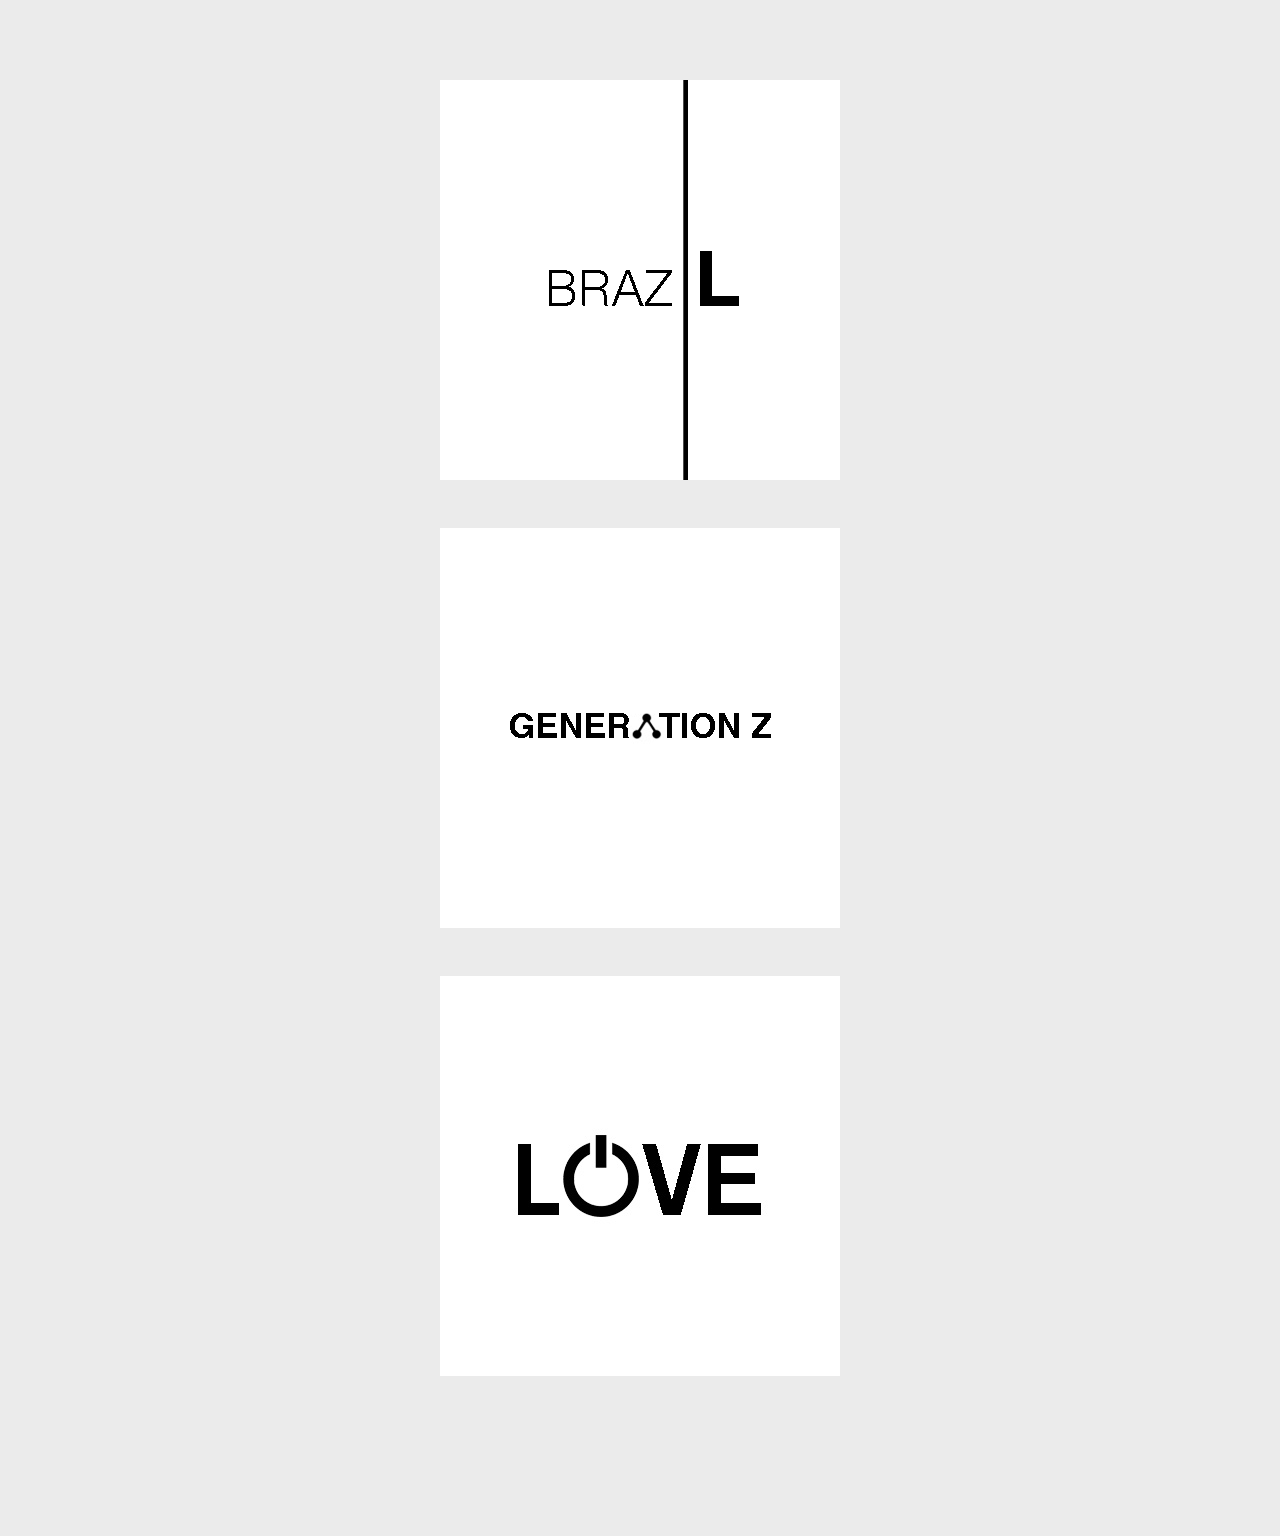
<file: Esercizio_2A/Esercizio_2A.html>
<!DOCTYPE html>
<html>
<head>
	<meta charset="UTF-8"/>
	<meta name="author" content="Nome Cognome" />
	<title>Forma e senso</title>
	<style type="text/css">
		html{
			height:100%;
		}
		body{
			margin: 0;
			padding-top: 5em;
			padding-bottom: 10em;
			background-color: rgb(235,235,235);
			display: grid;
			width: 100%;
			grid-template-columns: 1fr;
			grid-row-gap: 3em;
			justify-items: center;
		}

	</style>
</head>
<body>
	<img src="img/1.jpg">
	<img src="img/2.jpg">
	<img src="img/3.jpg">
</body>
</html>
</file>
